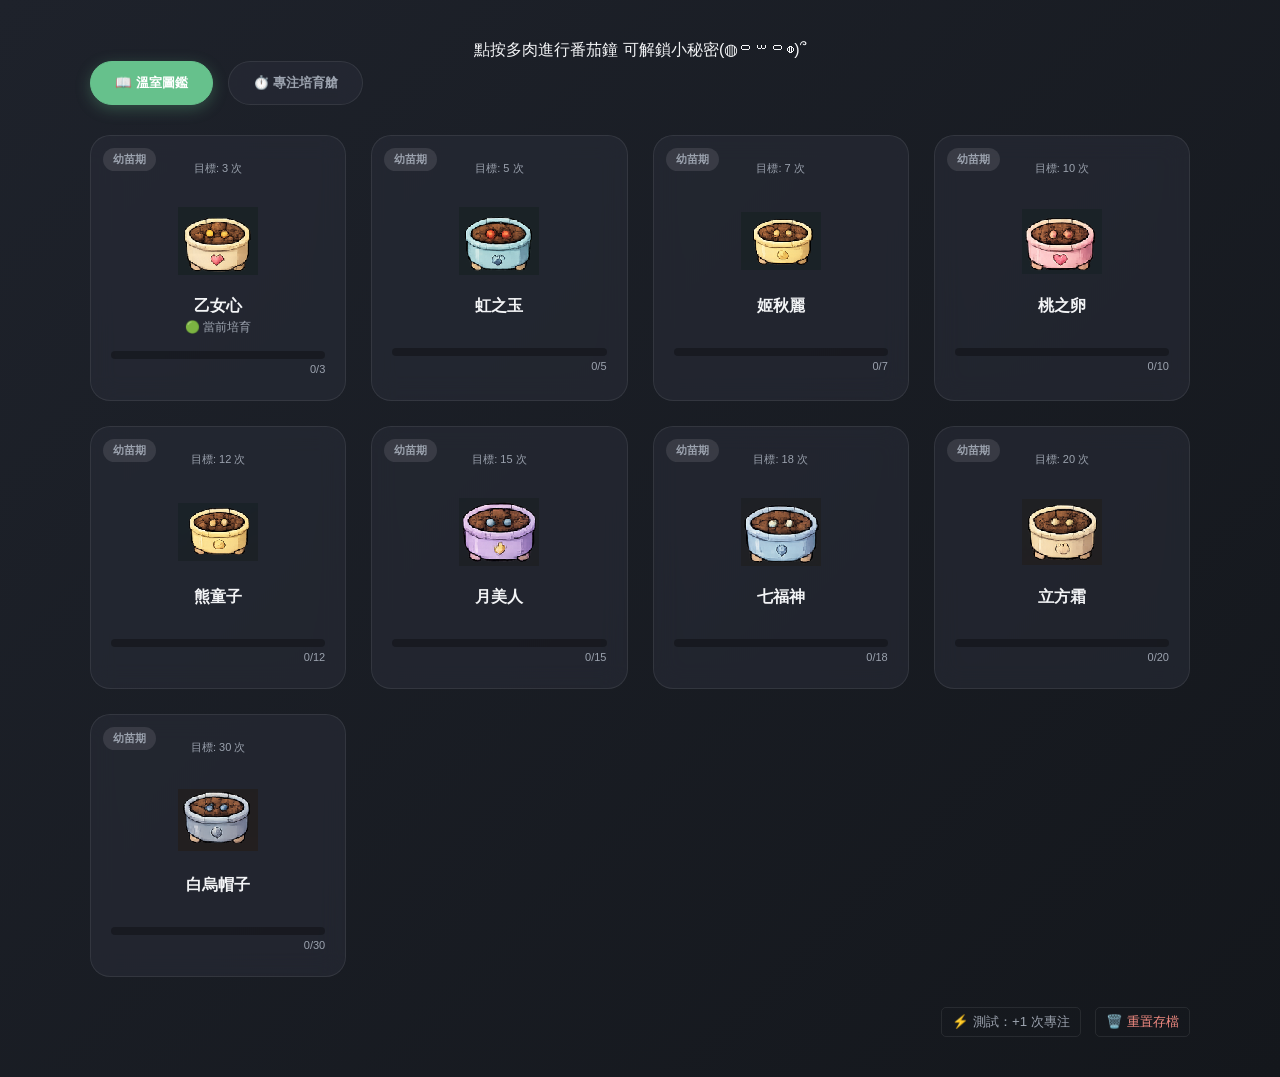
<file: gemini-code-1781807342684.html>
點按多肉進行番茄鐘 可解鎖小秘密(◍꒪꒳꒪◍)՞
<!DOCTYPE html>
<html lang="zh-Hant">
<head>
    <meta charset="UTF-8">
    <meta name="viewport" content="width=device-width, initial-scale=1.0">
    <title>Pixel Garden - Focus Hub</title>
    <style>
        :root {
            --bg-base: #14171c;
            --bg-gradient: linear-gradient(135deg, #1e222b 0%, #14171c 100%);
            --bg-card: rgba(40, 44, 55, 0.6);
            --bg-inner: rgba(26, 29, 36, 0.8);
            --text-main: #f3f4f6;
            --text-muted: #9ca3af;
            --accent-botanical: #66c18c;
            --accent-bloom: #f28b82;
            --border-glow: rgba(255, 255, 255, 0.08);
            --glass-blur: blur(12px);
        }

        * { box-sizing: border-box; margin: 0; padding: 0; font-family: -apple-system, BlinkMacSystemFont, "Segoe UI", sans-serif; }
        body { background: var(--bg-gradient); color: var(--text-main); min-height: 100vh; display: flex; flex-direction: column; align-items: center; padding: 40px 20px; }

        .nav-bar { display: flex; gap: 15px; margin-bottom: 30px; width: 100%; max-width: 1100px; }
        .nav-btn { background: var(--bg-card); color: var(--text-muted); border: 1px solid var(--border-glow); padding: 12px 24px; border-radius: 30px; font-weight: 600; cursor: pointer; transition: all 0.3s ease; backdrop-filter: var(--glass-blur); }
        .nav-btn:hover { background: rgba(102, 193, 140, 0.1); color: var(--text-main); }
        .nav-btn.active { background: var(--accent-botanical); color: #fff; border-color: var(--accent-botanical); box-shadow: 0 4px 15px rgba(102, 193, 140, 0.3); }

        .view-content { width: 100%; max-width: 1100px; display: none; animation: fadeIn 0.4s ease; }
        .view-content.active { display: block; }
        @keyframes fadeIn { from { opacity: 0; transform: translateY(10px); } to { opacity: 1; transform: translateY(0); } }

        /* 圖鑑網格 */
        .catalog-grid { display: grid; grid-template-columns: repeat(auto-fill, minmax(220px, 1fr)); gap: 25px; }
        .plant-card { background: var(--bg-card); border-radius: 20px; padding: 25px 20px; border: 1px solid var(--border-glow); text-align: center; cursor: pointer; transition: all 0.3s ease; backdrop-filter: var(--glass-blur); position: relative; overflow: hidden; }
        .plant-card:hover { transform: translateY(-5px); border-color: var(--accent-botanical); box-shadow: 0 10px 25px rgba(0,0,0,0.3); }
        
        /* 狀態標籤 */
        .stage-badge { position: absolute; top: 12px; left: 12px; font-size: 11px; padding: 4px 10px; border-radius: 12px; font-weight: 600; z-index: 10; }
        .stage-seed { background: rgba(255,255,255,0.1); color: var(--text-muted); }
        .stage-grow { background: rgba(102, 193, 140, 0.2); color: var(--accent-botanical); }
        .stage-bloom { background: rgba(242, 139, 130, 0.2); color: var(--accent-bloom); }

        /* 極簡版圖片容器 */
        .plant-img-box { 
            width: 80px; 
            height: 80px; 
            margin: 25px auto 15px; 
            display: flex; 
            justify-content: center; 
            align-items: center; 
        }
        .plant-img-box img {
            max-width: 100%;
            max-height: 100%;
            object-fit: contain;
            image-rendering: pixelated;
            image-rendering: crisp-edges;
        }
        .plant-img-large { width: 140px; height: 140px; }

        .progress-bar-bg { background: rgba(0,0,0,0.3); width: 100%; height: 8px; border-radius: 4px; margin-top: 15px; overflow: hidden; }
        .progress-bar-fill { background: var(--accent-botanical); height: 100%; width: 0%; transition: width 0.5s ease; }

        /* 專注艙排版 */
        .focus-split { display: grid; grid-template-columns: 4fr 6fr; gap: 30px; }
        @media (max-width: 900px) { .focus-split { grid-template-columns: 1fr; } }
        .panel { background: var(--bg-card); border-radius: 24px; padding: 40px; border: 1px solid var(--border-glow); backdrop-filter: var(--glass-blur); }
        
        .timer-panel { display: flex; flex-direction: column; align-items: center; justify-content: center; text-align: center; position: relative; }
        .timer-big { font-size: 85px; font-weight: 200; font-family: 'Courier New', monospace; color: var(--text-main); margin: 25px 0; text-shadow: 0 0 20px rgba(255,255,255,0.1); }
        .btn-action { background: var(--accent-botanical); color: #fff; border: none; padding: 16px 50px; font-size: 18px; font-weight: 700; border-radius: 40px; cursor: pointer; transition: all 0.2s; box-shadow: 0 4px 15px rgba(102, 193, 140, 0.3); }
        .btn-action:hover { transform: scale(1.05); }
        .btn-action.running { background: #e07a5f; box-shadow: 0 4px 15px rgba(224, 122, 95, 0.3); }

        /* 百科面板 */
        .ep-header { display: flex; gap: 20px; border-bottom: 1px solid var(--border-glow); padding-bottom: 25px; margin-bottom: 25px; align-items: center; }
        
        .ep-photo-box { width: 100px; height: 100px; border-radius: 16px; overflow: hidden; border: 2px solid var(--border-glow); background: var(--bg-inner); display: flex; align-items: center; justify-content: center; }
        .ep-real-photo { width: 100%; height: 100%; object-fit: cover; }
        .photo-locked { color: var(--text-muted); font-size: 24px; }
        
        .ep-title-area { flex: 1; display: flex; flex-direction: column; justify-content: center; }
        .ep-name { font-size: 32px; font-weight: 700; color: var(--text-main); margin-bottom: 4px; }
        .ep-sci { font-size: 15px; color: var(--text-muted); font-style: italic; }
        
        .ep-section { margin-bottom: 24px; }
        .ep-section-title { font-size: 13px; text-transform: uppercase; letter-spacing: 2px; color: var(--text-muted); margin-bottom: 12px; font-weight: 700; display: flex; align-items: center; gap: 8px; }
        .ep-block-box { background: var(--bg-inner); padding: 20px; border-radius: 16px; font-size: 15px; line-height: 1.7; border: 1px solid rgba(255,255,255,0.03); }
        
        .attribute-grid { display: grid; grid-template-columns: 1fr 1fr; gap: 15px; margin-bottom: 15px; }
        .attr-item span { color: var(--text-muted); font-size: 12px; display: block; margin-bottom: 4px; text-transform: uppercase; letter-spacing: 1px; }
        .attr-item strong { font-size: 16px; color: var(--text-main); }
    </style>
</head>
<body>

    <div class="nav-bar">
        <button class="nav-btn active" id="navToCatalog">📖 溫室圖鑑</button>
        <button class="nav-btn" id="navToFocus">⏱️ 專注培育艙</button>
    </div>

    <div class="view-content active" id="viewCatalog">
        <div class="catalog-grid" id="catalogGrid"></div>
    </div>

    <div class="view-content" id="viewFocus">
        <div class="focus-split" id="focusSplitWrapper">
            <div class="panel timer-panel">
                <div id="focusStageBadge" class="stage-badge" style="position: relative; margin-bottom: 20px; left: 0; top: 0;">幼苗期</div>
                
                <div class="plant-img-box plant-img-large" style="margin: 0;">
                    <img id="activePlantImg" src="" alt="多肉植物">
                </div>
                
                <div class="timer-big" id="timeDisplay">25:00</div>
                <div id="focusTargetLabel" style="font-size:14px; color:var(--text-muted); margin-bottom: 25px;">目標：? 次</div>
                <button class="btn-action" id="timerActionBtn">開始培育</button>
            </div>

            <div class="panel">
                <div class="ep-header">
                    <div class="ep-photo-box" id="epPhotoContainer"></div>
                    <div class="ep-title-area">
                        <div class="ep-name" id="epName">-</div>
                        <div class="ep-sci" id="epSci">-</div>
                    </div>
                </div>

                <div class="ep-section">
                    <div class="ep-section-title">🪴 培育資訊</div>
                    <div class="ep-block-box attribute-grid">
                        <div class="attr-item"><span>原產地</span><strong id="epOrigin">-</strong></div>
                        <div class="attr-item"><span>實際成株所需</span><strong id="epGrowthTime">-</strong></div>
                        <div class="attr-item" style="grid-column: span 2;"><span>累積專注時數</span><strong id="epStatCount">0 次</strong></div>
                    </div>
                </div>

                <div class="ep-section">
                    <div class="ep-section-title">📖 專屬小百科</div>
                    <div class="ep-block-box" id="epTrivia" style="color: var(--text-main); line-height: 1.8;">
                        鎖定中，完成目標後解鎖完整知識與相片。
                    </div>
                </div>
            </div>
        </div>
    </div>

    <div style="width:100%; max-width:1100px; margin-top:30px; text-align:right;">
        <button id="quickCheatBtn" style="background:transparent; color:var(--text-muted); border:1px solid var(--border-glow); padding: 5px 10px; border-radius: 5px; cursor:pointer;">⚡ 測試：+1 次專注</button>
        <button id="clearDataBtn" style="background:transparent; color:var(--accent-bloom); border:1px solid var(--border-glow); padding: 5px 10px; border-radius: 5px; cursor:pointer; margin-left:10px;">🗑️ 重置存檔</button>
    </div>

    <script>
        // 🌿 更新為 9 種植物：移除了千兔耳，白烏帽子改為 id 8
        const plantDatabase = [
            { id: 0, name: "乙女心", sci: "Sedum pachyphyllum", origin: "墨西哥", growthTime: "約 1~2 年", target: 3, trivia: "🍬 <strong>果凍腮紅的祕密：</strong>乙女心像手指一樣肥厚的葉片，在秋冬遇到「大溫差」和充足日照時，尖端會染上像塗了腮紅般的果凍紅！這其實是它為了在高山乾旱地區保護自身、貯存水分而演化出的美麗姿態。", photo: "plant_1.jpg" },
            { id: 1, name: "虹之玉", sci: "Sedum rubrotinctum", origin: "墨西哥", growthTime: "約 1 年", target: 5, trivia: "🫘 <strong>伸縮自如的「植物界糖果」：</strong>因酷似亮晶晶的果凍豆（Jelly Beans）而得名。為了減少表面積、防止體內的水分蒸發，它把葉子縮成了圓滾滾的形狀。在陽光與低溫的魔法下，整株會退去綠色，轉化成令人垂涎的紅寶石色！", photo: "plant_2.jpg" },
            { id: 2, name: "姬秋麗", sci: "Graptopetalum mendozae", origin: "墨西哥", growthTime: "約 1 年", target: 7, trivia: "🍂 <strong>落葉歸根的超強繁殖力：</strong>姬秋麗是名副其實的「生育大師」。哪怕只是不小心碰落的一片小葉子，只要掉在土壤上（葉孵），它就能頑強地自己發根、萌芽，長成一株全新、帶有淡粉橘色光澤的完美多肉植物。", photo: "plant_3.jpg" },
            { id: 3, name: "桃之卵", sci: "Graptopetalum amethystinum", origin: "墨西哥", growthTime: "約 2~3 年", target: 10, trivia: "🧴 <strong>自備高級防曬霜：</strong>桃之卵擁有像粉紅鳥蛋般夢幻的圓潤葉片。仔細觀察，它表面覆蓋著一層厚厚的「白粉」（角質蠟粉）。這層粉不是灰塵，而是它對抗荒漠強烈紫外線的「天然防曬霜」，洗掉就不會再長回來囉！", photo: "plant_4.jpg" },
            { id: 4, name: "熊童子", sci: "Cotyledon tomentosa", origin: "南非", growthTime: "約 2~3 年", target: 12, trivia: "🐾 <strong>毛茸茸小爪子的智慧：</strong>熊童子最著名的就是那像絨毛娃娃般的「小熊掌」。這些細密的絨毛能形成微小的空氣靜止層，幫助鎖住空氣濕度，並抵禦非洲乾燥的強風。陽光曬得越好，爪子的「紅指甲」就越明顯！", photo: "plant_5.jpg" },
            { id: 5, name: "月美人", sci: "Pachyphytum bracteosum", origin: "墨西哥中部", growthTime: "約 2~3 年", target: 15, trivia: "🌕 <strong>月光下的鵝卵石：</strong>葉片圓潤飽滿如卵，覆蓋著濃厚白霜。這種扁平鵝卵石般的形狀有利於在自然環境中「偏轉陽光」，保持內部溫度的清涼。", photo: "plant_6.jpg" },
            { id: 6, name: "七福神", sci: "Echeveria secunda var. glauca", origin: "墨西哥", growthTime: "約 1~2 年", target: 18, trivia: "🌀 <strong>大自然完美的數學幾何：</strong>七福神的葉片呈現標準的完美蓮座狀。這並非隨機生長，而是精準符合數學上的「斐波那契螺旋（黃金比例）」，這種排列能確保「每一片葉子」都能曬到最大面積的陽光，互不遮擋！", photo: "plant_7.jpg" },
            { id: 7, name: "立方霜", sci: "Graptoveria 'Cubic Frost'", origin: "園藝交種", growthTime: "約 1~2 年", target: 20, trivia: "📐 <strong>反常規的摺紙葉片：</strong>立方霜顛覆了人們對多肉植物的印象，它的葉子是向外反捲、折疊成方形或心形的。這種獨特的管狀幾何結構，能大幅增加表面積，讓厚粉更容易附著，提供360度無視死角的耐曬保護力。", photo: "plant_8.jpg" },
            { id: 8, name: "白烏帽子", sci: "Opuntia microdasys var. albispina", origin: "墨西哥", growthTime: "約 3~5 年", target: 30, trivia: "⚠️ <strong>可愛兔耳的「溫柔陷阱」：</strong>俗稱米老鼠仙人掌。它身上那些一點一點、看起來像棉花球的白色毛束並不是軟毛，而是成千上萬根比頭髮還細、帶倒鉤的「微型刺毛（Glochids）」。一旦風吹或用手碰，就會輕易脫落並黏附在皮膚上引起刺癢，屬於「只能遠觀」的帶刺可愛派！", photo: "plant_10.jpg" }
        ];

        let playerProgress;
        try {
            // 更新存檔版本為 v9，避免讀取到舊的 10 種植物資料而出錯
            const rawData = localStorage.getItem('pixel_garden_v9');
            playerProgress = rawData ? JSON.parse(rawData) : null;
            if (!playerProgress || typeof playerProgress.currentActiveId !== 'number' || !playerProgress.counts) {
                throw new Error();
            }
        } catch (e) {
            playerProgress = { currentActiveId: 0, counts: {} };
        }

        let timeLeft = 1500;
        let timerId = null;
        let isTimerRunning = false;

        function getPlantStageInfo(count, target) {
            if (count === 0) return { name: "幼苗期", class: "stage-seed", stageKey: "seed" };
            if (count >= target) return { name: "開花/成株期", class: "stage-bloom", stageKey: "bloom" };
            return { name: "生長期", class: "stage-grow", stageKey: "grow" };
        }

        function renderCatalog() {
            const grid = document.getElementById('catalogGrid');
            grid.innerHTML = '';

            plantDatabase.forEach(plant => {
                const count = playerProgress.counts[plant.id] || 0;
                const percent = Math.min((count / plant.target) * 100, 100);
                const stage = getPlantStageInfo(count, plant.target);
                
                const imgSrc = `plant_${plant.id}_${stage.stageKey}.png`;
                
                const card = document.createElement('div');
                card.className = `plant-card`;
                card.innerHTML = `
                    <div style="font-size:11px; color:var(--text-muted);">目標: ${plant.target} 次</div>
                    <div class="stage-badge ${stage.class}">${stage.name}</div>
                    
                    <div class="plant-img-box">
                        <img src="${imgSrc}" alt="${plant.name}" onerror="this.src=''; this.alt='圖片缺失'">
                    </div>
                    
                    <h4 style="font-size:16px; font-weight:600; margin-bottom:2px;">${plant.name}</h4>
                    <div style="font-size:12px; color:var(--text-muted);">${plant.id === playerProgress.currentActiveId ? '🟢 當前培育' : '&nbsp;'}</div>
                    <div class="progress-bar-bg"><div class="progress-bar-fill" style="width: ${percent}%"></div></div>
                    <div style="font-size:11px; text-align:right; margin-top:4px; color:var(--text-muted);">${count}/${plant.target}</div>
                `;

                card.onclick = () => {
                    playerProgress.currentActiveId = plant.id;
                    saveData();
                    switchView('focus');
                    loadActivePlantDetails();
                    renderCatalog(); 
                };
                grid.appendChild(card);
            });
        }

        function loadActivePlantDetails() {
            const plant = plantDatabase[playerProgress.currentActiveId];
            if (!plant) return; 
            const count = playerProgress.counts[plant.id] || 0;
            const stage = getPlantStageInfo(count, plant.target);
            const isUnlocked = count >= plant.target;

            document.getElementById('focusTargetLabel').textContent = `目標解鎖：${plant.target} 次`;
            
            const badge = document.getElementById('focusStageBadge');
            badge.className = `stage-badge ${stage.class}`;
            badge.textContent = stage.name;
            
            const activeImg = document.getElementById('activePlantImg');
            activeImg.src = `plant_${plant.id}_${stage.stageKey}.png`;

            document.getElementById('epName').textContent = plant.name;
            document.getElementById('epSci').textContent = plant.sci;
            document.getElementById('epOrigin').textContent = plant.origin;
            document.getElementById('epGrowthTime').textContent = plant.growthTime;
            document.getElementById('epStatCount').textContent = `${count} 次`;
            
            const photoContainer = document.getElementById('epPhotoContainer');
            const triviaContainer = document.getElementById('epTrivia');
            
            if (isUnlocked) {
                photoContainer.innerHTML = `<img src="${plant.photo}" class="ep-real-photo" alt="真實相片">`;
                triviaContainer.style.color = "var(--text-main)";
                triviaContainer.style.background = "rgba(102, 193, 140, 0.1)"; 
                triviaContainer.style.borderColor = "rgba(102, 193, 140, 0.3)";
                triviaContainer.innerHTML = plant.trivia;
            } else {
                photoContainer.innerHTML = `<div class="photo-locked">🔒</div>`;
                triviaContainer.style.color = "var(--text-muted)";
                triviaContainer.style.background = "var(--bg-inner)";
                triviaContainer.style.borderColor = "rgba(255,255,255,0.03)";
                triviaContainer.innerHTML = `🔒 <strong>尚未解鎖</strong><br><br>這株多肉植物似乎藏著有趣的秘密... 完成 ${plant.target} 次專注培育後，即可解鎖它的專屬圖鑑知識與真實相片。`;
            }
        }

        function updateTimerDisplay() {
            let m = String(Math.floor(timeLeft / 60)).padStart(2, '0');
            let s = String(timeLeft % 60).padStart(2, '0');
            document.getElementById('timeDisplay').textContent = `${m}:${s}`;
        }

        function executeSessionIncrement() {
            const activeId = playerProgress.currentActiveId;
            playerProgress.counts[activeId] = (playerProgress.counts[activeId] || 0) + 1;
            saveData();
            loadActivePlantDetails();
            renderCatalog();
        }

        document.getElementById('timerActionBtn').onclick = () => {
            const btn = document.getElementById('timerActionBtn');
            if (isTimerRunning) {
                clearInterval(timerId);
                isTimerRunning = false;
                btn.textContent = "繼續培育";
                btn.classList.remove('running');
            } else {
                isTimerRunning = true;
                btn.textContent = "暫停專注";
                btn.classList.add('running');
                
                const plant = plantDatabase[playerProgress.currentActiveId];
                if((playerProgress.counts[plant.id] || 0) === 0) {
                    const activeImg = document.getElementById('activePlantImg');
                    activeImg.src = `plant_${plant.id}_grow.png`; 
                    document.getElementById('focusStageBadge').textContent = "生長中...";
                    document.getElementById('focusStageBadge').className = "stage-badge stage-grow";
                }

                timerId = setInterval(() => {
                    timeLeft--;
                    updateTimerDisplay();
                    if (timeLeft <= 0) {
                        clearInterval(timerId);
                        isTimerRunning = false;
                        btn.textContent = "開始培育";
                        btn.classList.remove('running');
                        timeLeft = 1500;
                        executeSessionIncrement();
                        updateTimerDisplay();
                        alert("🎉 專注完成！植物獲得了成長！");
                    }
                }, 1000);
            }
        };

        function switchView(viewName) {
            document.querySelectorAll('.view-content').forEach(v => v.classList.remove('active'));
            document.querySelectorAll('.nav-btn').forEach(b => b.classList.remove('active'));
            if (viewName === 'catalog') {
                document.getElementById('viewCatalog').classList.add('active');
                document.getElementById('navToCatalog').classList.add('active');
            } else {
                document.getElementById('viewFocus').classList.add('active');
                document.getElementById('navToFocus').classList.add('active');
            }
        }

        document.getElementById('navToCatalog').onclick = () => switchView('catalog');
        document.getElementById('navToFocus').onclick = () => switchView('focus');
        document.getElementById('quickCheatBtn').onclick = executeSessionIncrement;
        document.getElementById('clearDataBtn').onclick = () => {
            if(confirm("確定要清除所有進度嗎？")) { localStorage.removeItem('pixel_garden_v9'); location.reload(); }
        };

        function saveData() { localStorage.setItem('pixel_garden_v9', JSON.stringify(playerProgress)); }

        renderCatalog();
        loadActivePlantDetails();
        updateTimerDisplay();
    </script>
</body>
</html>
</file>
